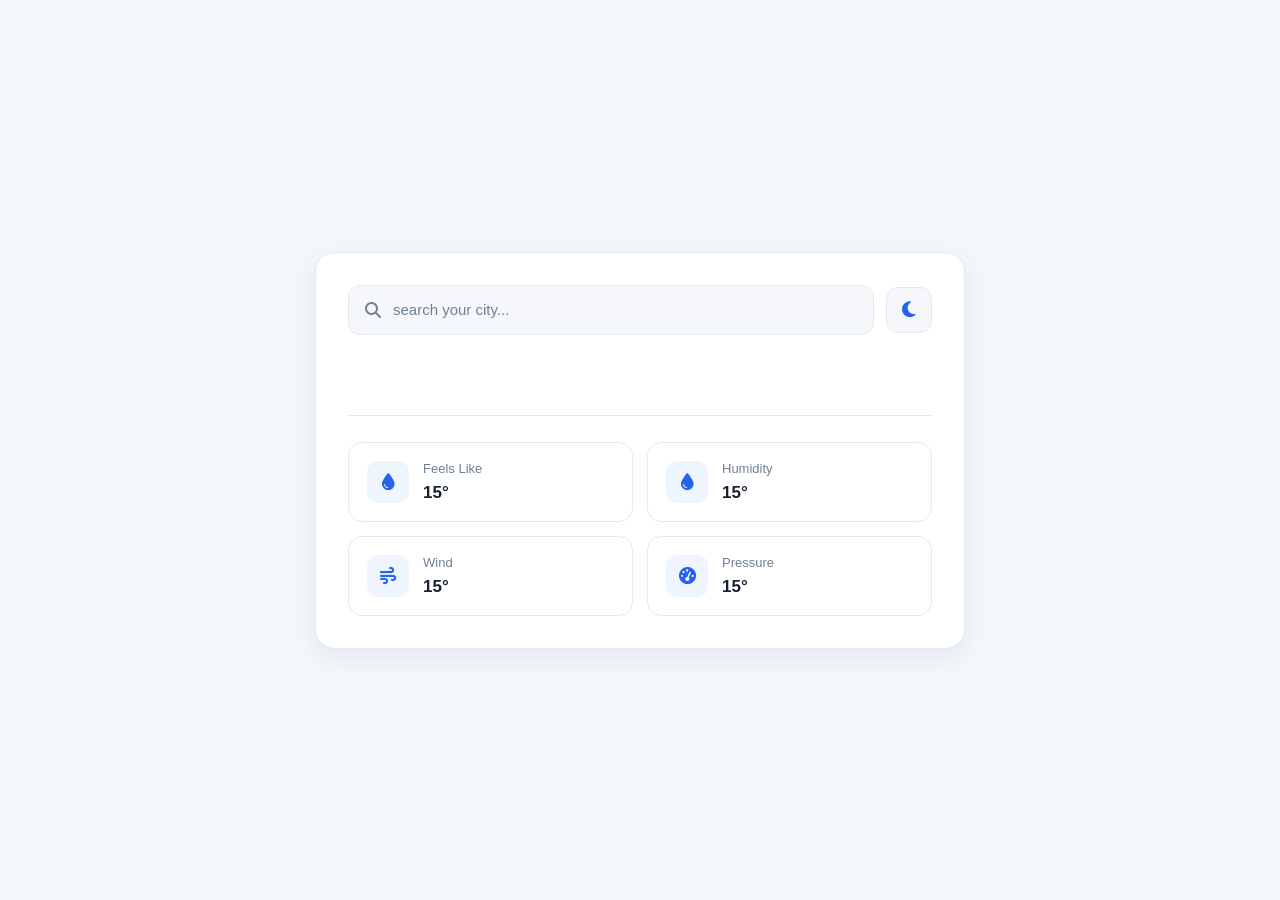
<file: index.html>
<!DOCTYPE html>
<html lang="en">
  <head>
    <meta charset="UTF-8" />
    <meta name="viewport" content="width=device-width, initial-scale=1.0" />
    <link
      rel="stylesheet"
      href="https://cdnjs.cloudflare.com/ajax/libs/font-awesome/6.5.1/css/all.min.css"
      integrity="sha512-DTOQO9RWCH3ppGqcWaEA1BIZOC6xxalwEsw9c2QQeAIftl+Vegovlnee1c9QX4TctnWMn13TZye+giMm8e2LwA=="
      crossorigin="anonymous"
      referrerpolicy="no-referrer"
    />
    <title>Weather App</title>
    <link rel="stylesheet" href="sheet2.css" />
  </head>
  <body>
    <section class="container">
      <!-- input field search  -->
        <div class="weather_header">
          
        <form class="weather_search">
          <i class="fa-solid fa-magnifying-glass"></i>
          <input
            type="text"
            class="city_name"
            placeholder="search your city..."
          />
        </form>
<!-- * Dark Mode Toggle -->
        <button class="theme_toggle" type="button">
          <i class="fa-solid fa-moon"></i>
        </button>
      </div>
      <!-- weather main data -->
        
      <div class="weather_body">
        <h1 class="weather_city"></h1>
        <p class="weather_date_time"></p>
        <div class="weather_data">
          <p class="weather_forecast"></p>
          <div class="weather_icon"></div>
        </div>
        <p class="weather_temperature"></p>
        <div class="weather_minmax">
          <p class="weather_min"></p>
          <p class="weather_max"></p>
        </div>
      </div>

      <!-- weather extra data  -->
      <section class="weather_info">
        <div class="weather_card">
          <i class="fa-solid fa-droplet"></i>
          <div>
            <p>Feels Like</p>
            <p class="weather_feelsLike">15&#176</p>
          </div>
        </div>

        <div class="weather_card">
          <i class="fa-solid fa-droplet"></i>
          <div>
              <p>Humidity</p>
              <p class="weather_humidity">15&#176</p>
          </div>
      </div>

      <div class="weather_card">
        <i class="fa-solid fa-wind"></i>
        <div>
            <p>Wind</p>
            <p class="weather_wind">15&#176</p>
        </div>
    </div>
    
    <div class="weather_card">
        <i class="fa-solid fa-gauge-high"></i>
        <div>
            <p>Pressure</p>
            <p class="weather_pressure">15&#176</p>
        </div>
    </div>
     <!--* 3a8ee277deeb3acd69f0c18b873c4bc8 -->

      </section>
    </section>
   <script src="script.js"></script>
  </body>
</html>
</file>
<file: sheet2.css>
* {
  margin: 0;
  padding: 0;
  box-sizing: border-box;
}

:root {
  --bg-color: #f4f7fb;
  --card-color: #ffffff;
  --primary-color: #2563eb;
  --text-color: #172033;
  --muted-color: #718096;
  --border-color: #e5eaf1;
  --input-color: #f5f7fa;
  --icon-bg: #eff5ff;
  --icon-color: #2563eb;
}

body.dark-mode {
  --bg-color: #101827;
  --card-color: #1e293b;
  --primary-color: #60a5fa;
  --text-color: #f1f5f9;
  --muted-color: #a0aec0;
  --border-color: #334155;
  --input-color: #263449;
  --icon-bg: #263b57;
  --icon-color: #facc15;
}

body {
  font-family: "Inter", "Segoe UI", Arial, sans-serif;
  background: var(--bg-color);
  color: var(--text-color);
  min-height: 100vh;
  display: flex;
  align-items: center;
  justify-content: center;
  padding: 30px 16px;
  transition: background-color 0.3s, color 0.3s;
}

/* Main Container */
.container {
  width: 100%;
  max-width: 650px;
  background: var(--card-color);
  color: var(--text-color);
  border: 1px solid var(--border-color);
  border-radius: 20px;
  padding: 32px;
  box-shadow: 0 8px 30px rgba(25, 42, 70, 0.08);
  transition: background-color 0.3s, border-color 0.3s;
}

/* Search Bar */
.weather_header {
  display: flex;
  align-items: center;
  gap: 12px;
  margin-bottom: 36px;
}

.weather_search {
  display: flex;
  align-items: center;
  gap: 12px;
  flex: 1;
  min-width: 0;
  background: var(--input-color);
  border: 1px solid var(--border-color);
  border-radius: 12px;
  padding: 0 16px;
  transition: border-color 0.2s ease, background-color 0.3s;
}

.weather_search:focus-within {
  border-color: var(--primary-color);
}

.weather_search i {
  color: var(--muted-color);
  font-size: 16px;
}

.city_name {
  width: 100%;
  min-width: 0;
  height: 48px;
  border: none;
  outline: none;
  background: transparent;
  color: var(--text-color);
  font-size: 15px;
}

.city_name::placeholder {
  color: var(--muted-color);
}

/* Theme Toggle */
.theme_toggle {
  width: 46px;
  height: 46px;
  flex-shrink: 0;
  display: flex;
  align-items: center;
  justify-content: center;
  background: var(--input-color);
  color: var(--icon-color);
  border: 1px solid var(--border-color);
  border-radius: 12px;
  cursor: pointer;
  font-size: 18px;
  transition: background-color 0.3s, transform 0.2s;
}

.theme_toggle:hover {
  transform: scale(1.05);
}

/* Main Weather Section */
.weather_body {
  text-align: center;
  padding-bottom: 30px;
}

.weather_city {
  font-size: clamp(23px, 4vw, 30px);
  font-weight: 700;
  letter-spacing: -0.8px;
  margin-bottom: 10px;
}

.weather_date_time {
  color: var(--muted-color);
  font-size: 14px;
  line-height: 1.6;
}

.weather_data {
  display: flex;
  align-items: center;
  justify-content: center;
  gap: 18px;
  margin-top: 22px;
}

.weather_forecast {
  color: var(--muted-color);
  font-size: 17px;
  font-weight: 500;
  order: 2;
}

.weather_icon {
  display: flex;
  align-items: center;
  justify-content: center;
}

.weather_icon img {
  width: 100px;
  height: 100px;
  object-fit: contain;
}

.weather_temperature {
  font-size: clamp(60px, 12vw, 84px);
  font-weight: 700;
  letter-spacing: -5px;
  line-height: 1.1;
  margin-top: 6px;
}

.weather_minmax {
  display: flex;
  justify-content: center;
  gap: 20px;
  margin-top: 14px;
  color: var(--muted-color);
  font-size: 14px;
}

/* Weather Information Cards */
.weather_info {
  display: grid;
  grid-template-columns: repeat(2, minmax(0, 1fr));
  gap: 14px;
  border-top: 1px solid var(--border-color);
  padding-top: 26px;
}

.weather_card {
  display: flex;
  align-items: center;
  gap: 14px;
  min-width: 0;
  padding: 18px;
  background: var(--card-color);
  border: 1px solid var(--border-color);
  border-radius: 14px;
  transition: border-color 0.2s ease,
              transform 0.2s ease,
              background-color 0.3s;
}

.weather_card:hover {
  border-color: var(--primary-color);
  transform: translateY(-2px);
}

.weather_card > i {
  display: flex;
  align-items: center;
  justify-content: center;
  width: 42px;
  height: 42px;
  flex-shrink: 0;
  border-radius: 11px;
  background: var(--icon-bg);
  color: var(--primary-color);
  font-size: 17px;
}

.weather_card div p:first-child {
  color: var(--muted-color);
  font-size: 13px;
  margin-bottom: 7px;
}

.weather_card div p:last-child {
  color: var(--text-color);
  font-size: 17px;
  font-weight: 650;
  overflow-wrap: anywhere;
}

/* Responsive Design */
@media (max-width: 480px) {
  body {
    padding: 16px 12px;
    align-items: flex-start;
  }

  .container {
    padding: 22px 16px;
    border-radius: 16px;
  }

  .weather_header {
    margin-bottom: 28px;
  }

  .weather_icon img {
    width: 80px;
    height: 80px;
  }

  .weather_data {
    gap: 10px;
  }

  .weather_forecast {
    font-size: 15px;
  }

  .weather_info {
    gap: 10px;
    padding-top: 20px;
  }

  .weather_card {
    gap: 10px;
    padding: 13px 10px;
  }

  .weather_card > i {
    width: 34px;
    height: 34px;
    font-size: 14px;
  }

  .weather_card div p:first-child {
    font-size: 12px;
  }

  .weather_card div p:last-child {
    font-size: 15px;
  }

  .theme_toggle {
    width: 44px;
    height: 44px;
  }
}
</file>
